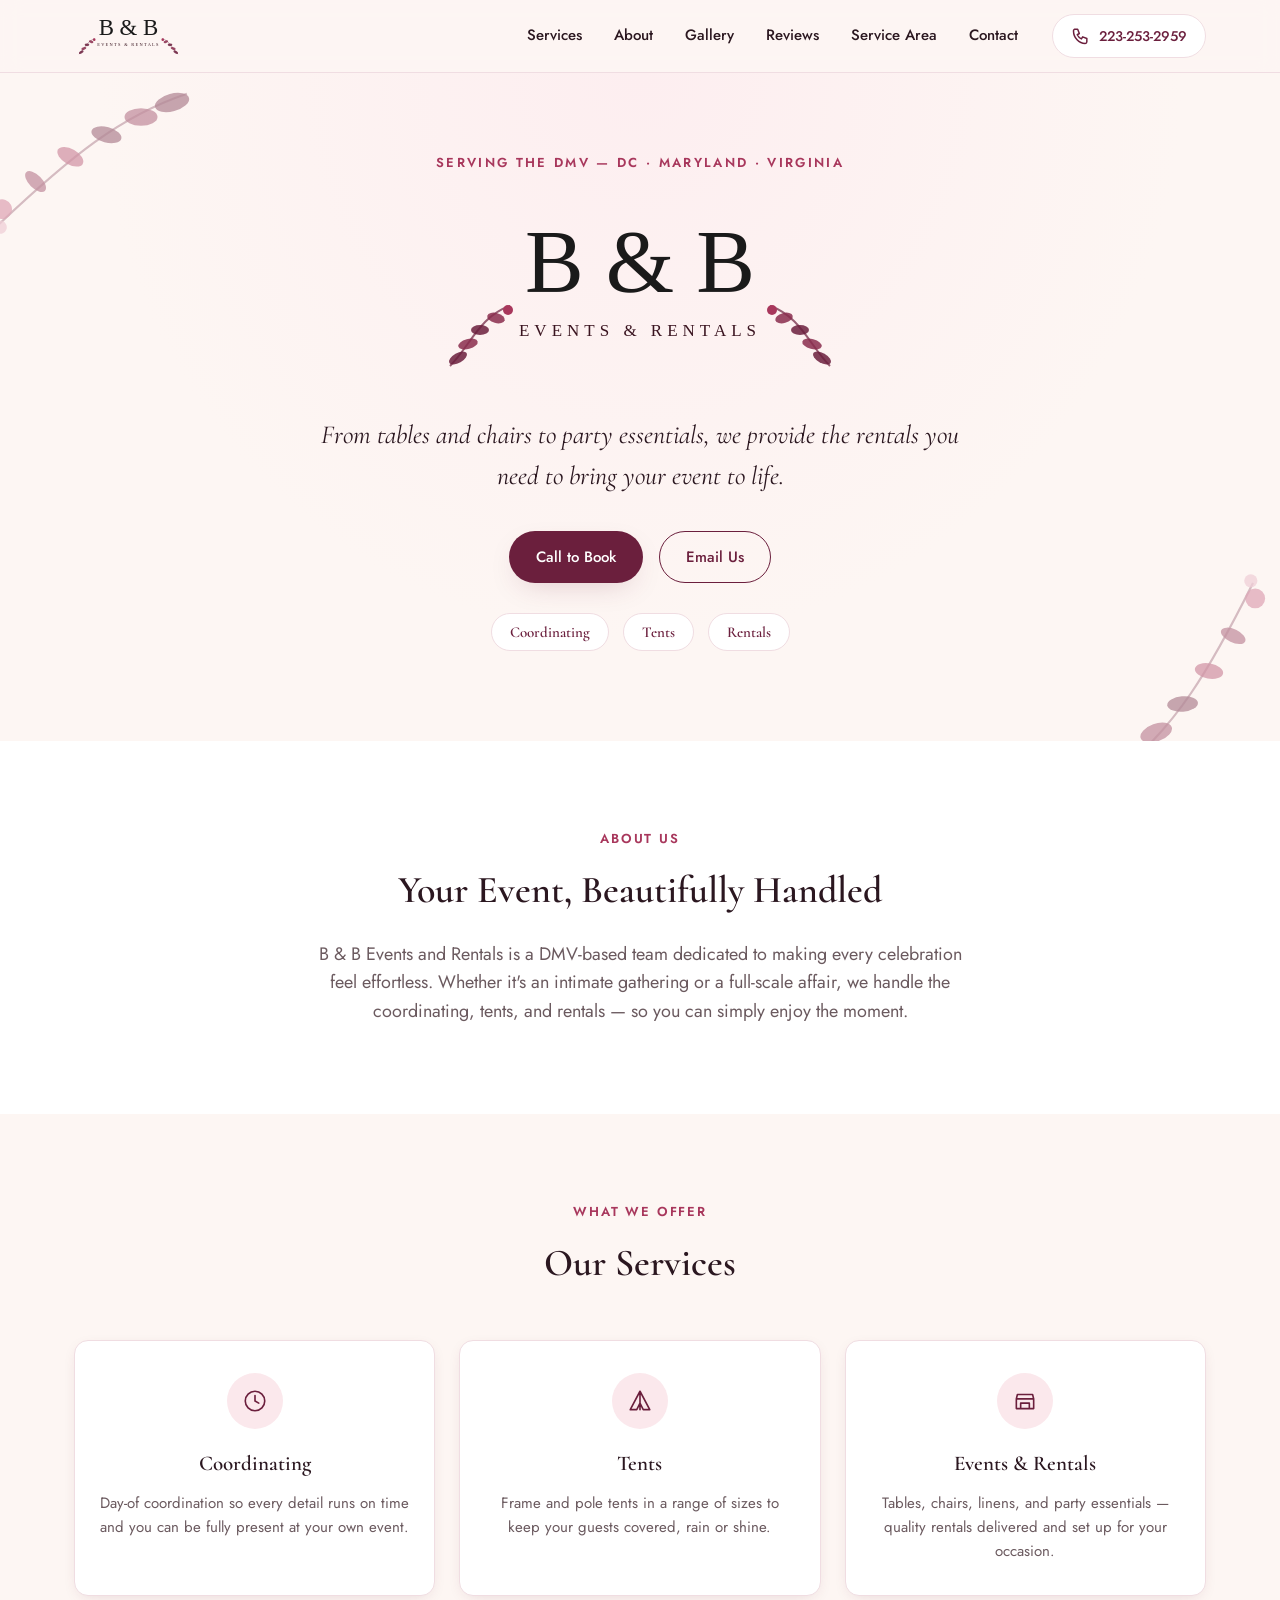
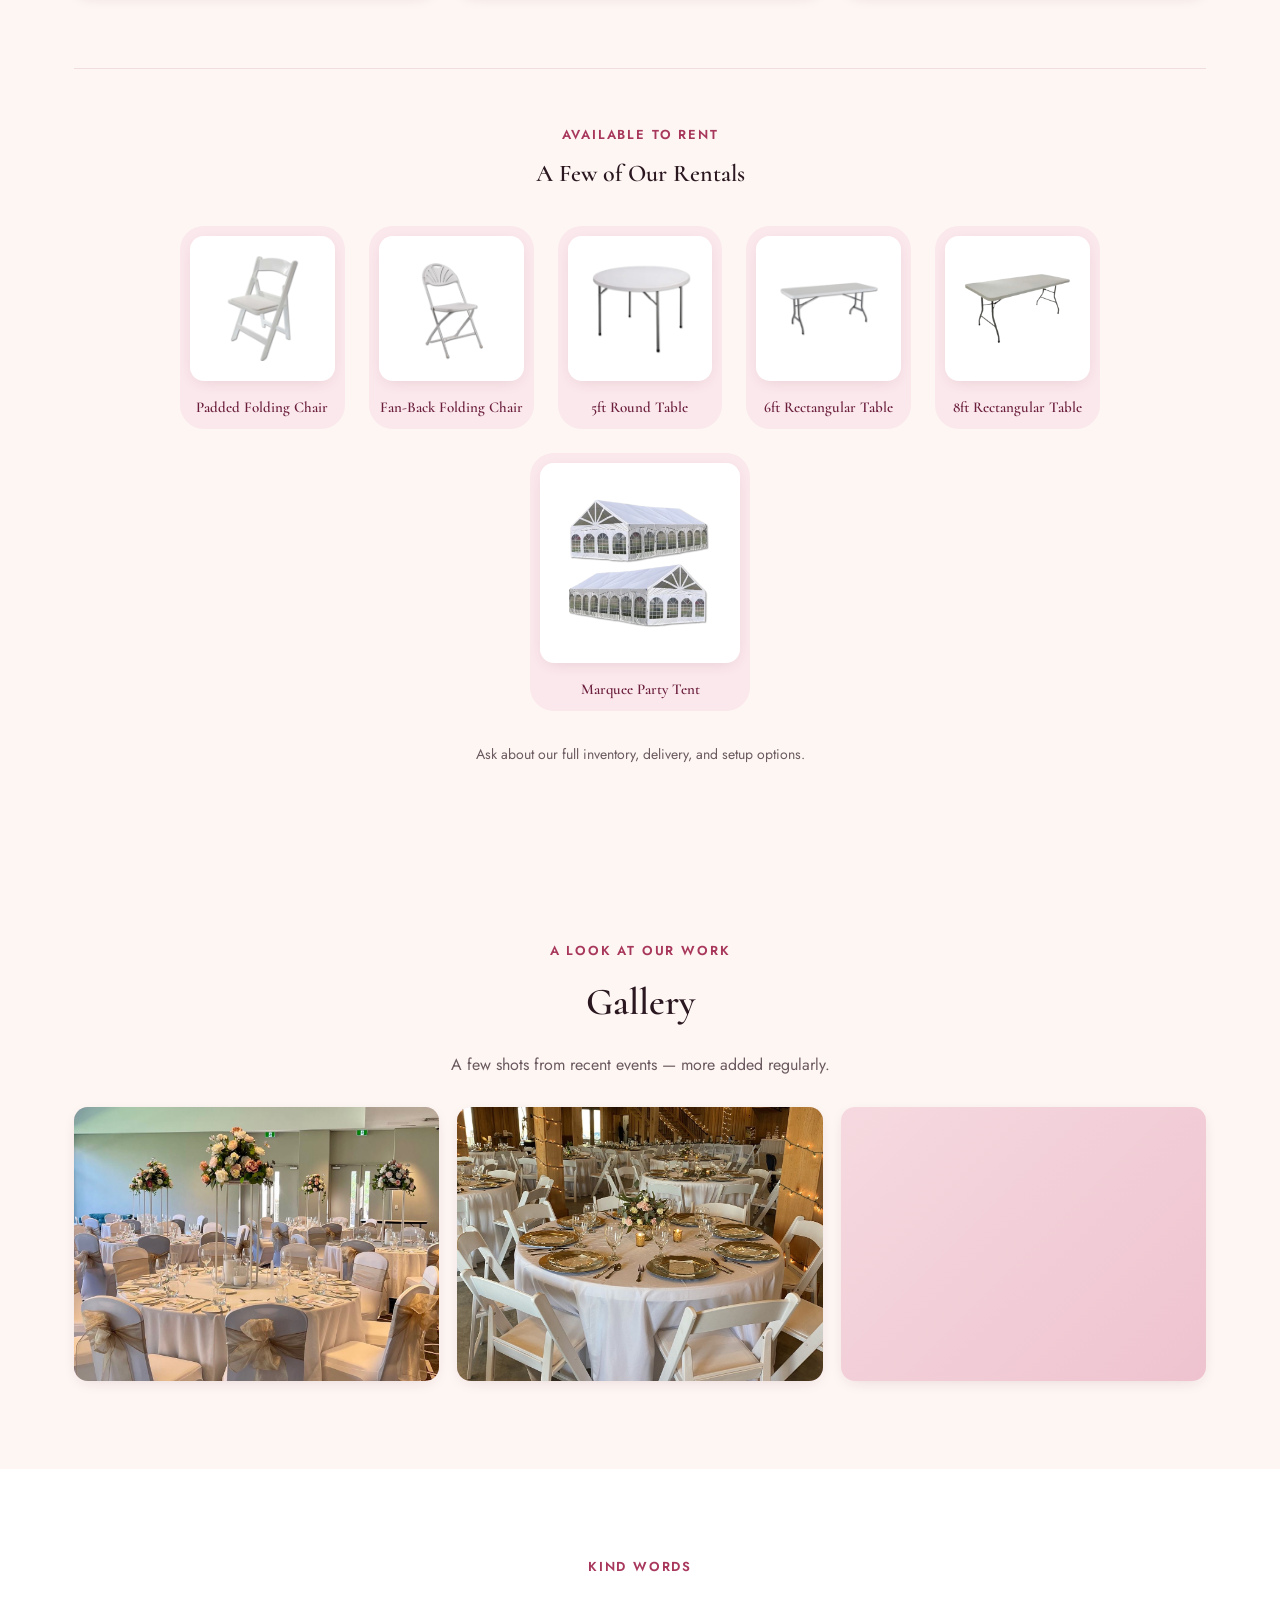
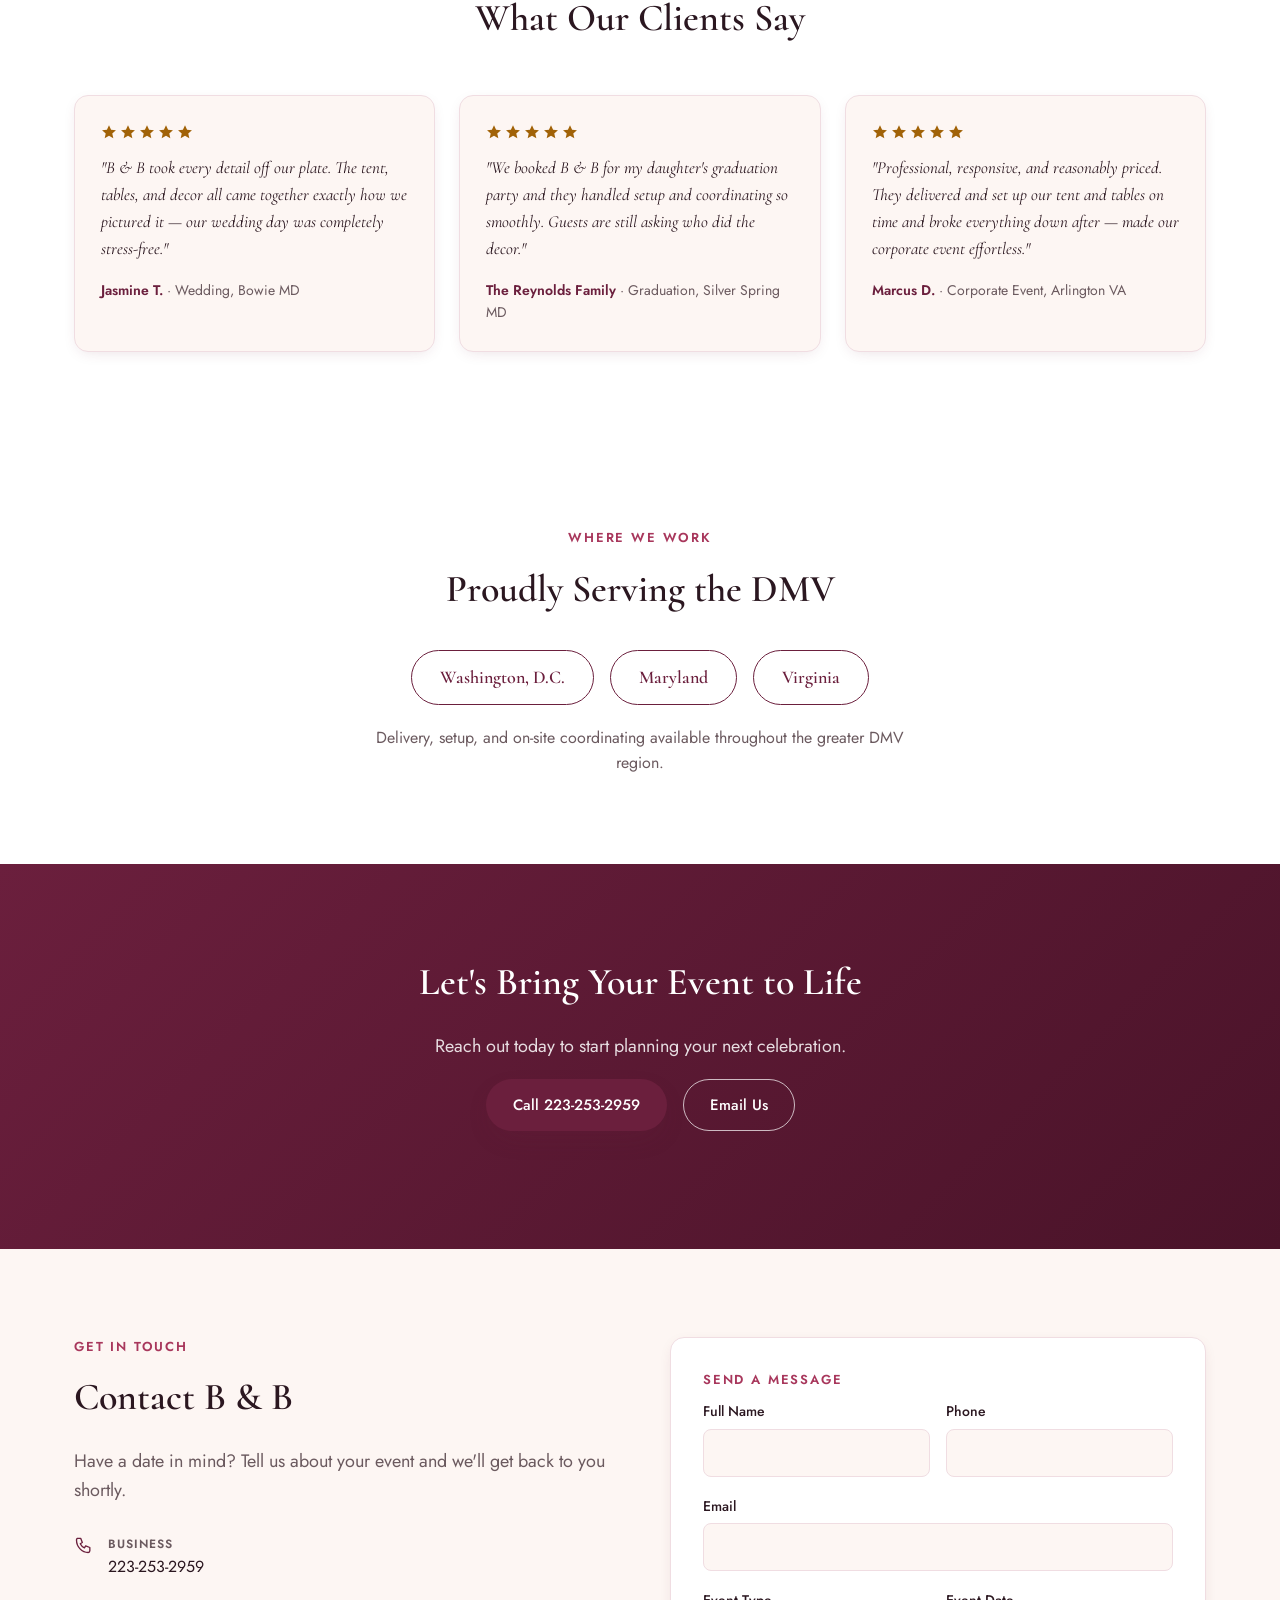
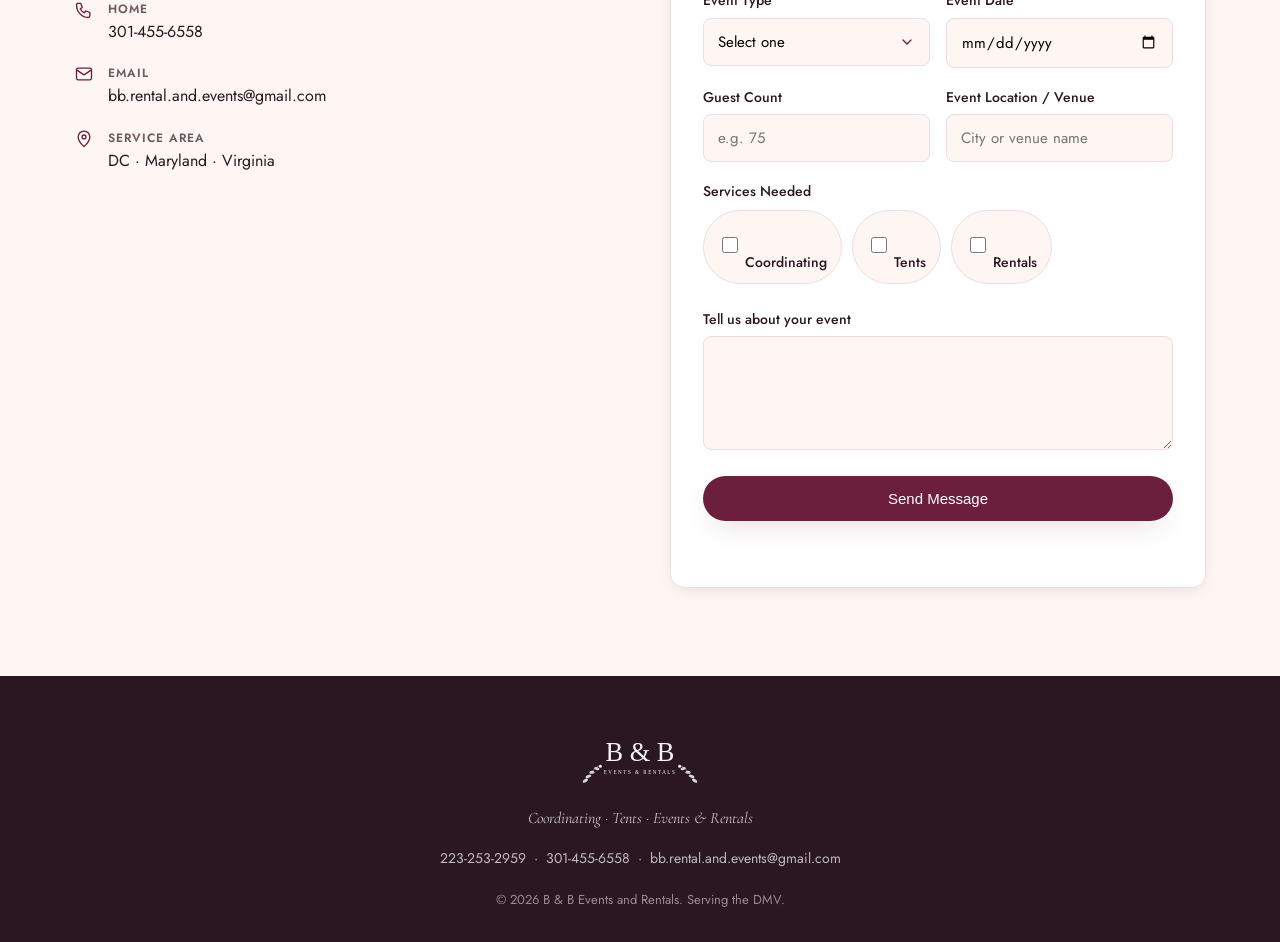
<file: index.html>
<!DOCTYPE html>
<html lang="en">
<head>
<meta charset="UTF-8">
<meta name="viewport" content="width=device-width, initial-scale=1">
<title>B &amp; B Events and Rentals | DMV Event Coordinating, Tent &amp; Party Rentals</title>
<meta name="description" content="B &amp; B Events and Rentals — event coordinating, tent, table &amp; chair rentals serving Washington DC, Maryland &amp; Virginia (the DMV). From tents to party essentials, we bring your event to life. Call 223-253-2959.">
<meta name="keywords" content="party rentals DC Maryland Virginia, tent rentals DMV, event coordinating, table and chair rentals, wedding rentals DMV, party rental company">
<meta name="robots" content="index, follow">
<meta name="author" content="B & B Events and Rentals">
<meta name="theme-color" content="#6b1f3d">
<link rel="canonical" href="https://bb-events-rentals.netlify.app/">

<!-- Open Graph -->
<meta property="og:type" content="website">
<meta property="og:site_name" content="B & B Events and Rentals">
<meta property="og:title" content="B & B Events and Rentals | DMV Event Coordinating, Tent & Party Rentals">
<meta property="og:description" content="From tents to tables and chairs, we provide the rentals you need to bring your event to life. Serving DC, Maryland & Virginia.">
<meta property="og:url" content="https://bb-events-rentals.netlify.app/">
<meta property="og:image" content="https://bb-events-rentals.netlify.app/assets/og-image.png">
<meta property="og:image:width" content="1200">
<meta property="og:image:height" content="630">
<meta property="og:image:alt" content="B & B Events and Rentals logo with tagline">
<meta property="og:locale" content="en_US">

<!-- Twitter -->
<meta name="twitter:card" content="summary_large_image">
<meta name="twitter:title" content="B & B Events and Rentals | DMV Event Coordinating, Tent & Party Rentals">
<meta name="twitter:description" content="From tents to tables and chairs, we provide the rentals you need to bring your event to life. Serving DC, Maryland & Virginia.">
<meta name="twitter:image" content="https://bb-events-rentals.netlify.app/assets/og-image.png">

<link rel="icon" href="assets/favicon.svg" type="image/svg+xml">
<link rel="preconnect" href="https://fonts.googleapis.com">
<link rel="preconnect" href="https://fonts.gstatic.com" crossorigin>
<link href="https://fonts.googleapis.com/css2?family=Great+Vibes&family=Cormorant:ital,wght@0,400;0,500;0,600;1,400&family=Jost:wght@300;400;500;600&display=swap" rel="stylesheet">
<link rel="stylesheet" href="styles.css">

<script type="application/ld+json">
{
  "@context": "https://schema.org",
  "@type": "LocalBusiness",
  "name": "B & B Events and Rentals",
  "description": "Event coordinating, tent rentals, and party rental company serving the DMV area.",
  "image": "https://bb-events-rentals.netlify.app/assets/og-image.png",
  "url": "https://bb-events-rentals.netlify.app/",
  "telephone": "+1-223-253-2959",
  "email": "bb.rental.and.events@gmail.com",
  "areaServed": [
    { "@type": "AdministrativeArea", "name": "Washington, D.C." },
    { "@type": "AdministrativeArea", "name": "Maryland" },
    { "@type": "AdministrativeArea", "name": "Virginia" }
  ],
  "sameAs": []
}
</script>
</head>
<body>

<a class="skip-link" href="#main">Skip to content</a>

<header class="site-header" id="siteHeader">
  <div class="wrap header-inner">
    <a href="#top" class="brand" aria-label="B and B Events and Rentals home">
      <img src="assets/logo.svg" alt="B &amp; B Events and Rentals" class="brand-mark">
    </a>

    <nav class="nav" aria-label="Primary">
      <a href="#services">Services</a>
      <a href="#about">About</a>
      <a href="#gallery">Gallery</a>
      <a href="#reviews">Reviews</a>
      <a href="#area">Service Area</a>
      <a href="#contact">Contact</a>
    </nav>

    <a class="btn btn-call header-cta" href="tel:2232532959">
      <svg class="icon" viewBox="0 0 24 24" fill="none" stroke="currentColor" stroke-width="1.8"><path d="M4 4h4l2 5-2.5 1.5a11 11 0 0 0 5 5L14 13l5 2v4a2 2 0 0 1-2 2C9.7 21 3 14.3 3 6a2 2 0 0 1 1-2Z" stroke-linecap="round" stroke-linejoin="round"/></svg>
      <span>223-253-2959</span>
    </a>

    <button class="nav-toggle" id="navToggle" aria-label="Open menu" aria-expanded="false" aria-controls="mobileNav">
      <svg viewBox="0 0 24 24" fill="none" stroke="currentColor" stroke-width="1.8"><path d="M3 6h18M3 12h18M3 18h18" stroke-linecap="round"/></svg>
    </button>
  </div>

  <nav class="mobile-nav" id="mobileNav" aria-label="Mobile">
    <a href="#services">Services</a>
    <a href="#about">About</a>
    <a href="#gallery">Gallery</a>
    <a href="#reviews">Reviews</a>
    <a href="#area">Service Area</a>
    <a href="#contact">Contact</a>
    <a href="tel:2232532959" class="btn btn-call">Call 223-253-2959</a>
  </nav>
</header>

<main id="main">

  <section class="hero" id="top">
    <div class="hero-florals" aria-hidden="true">
      <svg viewBox="0 0 200 200" class="floral floral-tl"><use href="assets/sprites.svg#spray"/></svg>
      <svg viewBox="0 0 200 200" class="floral floral-br"><use href="assets/sprites.svg#spray"/></svg>
    </div>
    <div class="wrap hero-inner">
      <p class="eyebrow">Serving the DMV — DC · Maryland · Virginia</p>
      <img src="assets/logo.svg" alt="B &amp; B Events and Rentals" class="hero-logo">
      <p class="hero-tagline">From tables and chairs to party essentials, we provide the rentals you need to bring your event to life.</p>
      <div class="hero-actions">
        <a href="tel:2232532959" class="btn btn-primary">Call to Book</a>
        <a href="mailto:bb.rental.and.events@gmail.com" class="btn btn-ghost">Email Us</a>
      </div>
      <ul class="hero-tags" aria-label="Our services">
        <li>Coordinating</li>
        <li>Tents</li>
        <li>Rentals</li>
      </ul>
    </div>
  </section>

  <section class="section about" id="about">
    <div class="wrap about-inner">
      <p class="kicker">About Us</p>
      <h2>Your Event, Beautifully Handled</h2>
      <p class="lede">B &amp; B Events and Rentals is a DMV-based team dedicated to making every celebration feel effortless. Whether it's an intimate gathering or a full-scale affair, we handle the coordinating, tents, and rentals — so you can simply enjoy the moment.</p>
    </div>
  </section>

  <section class="section services" id="services">
    <div class="wrap">
      <p class="kicker center">What We Offer</p>
      <h2 class="center">Our Services</h2>
      <div class="service-grid">

        <article class="service-card">
          <span class="service-icon" aria-hidden="true">
            <svg viewBox="0 0 24 24" fill="none" stroke="currentColor" stroke-width="1.5"><circle cx="12" cy="12" r="9"/><path d="M12 7v5l3.5 2" stroke-linecap="round" stroke-linejoin="round"/></svg>
          </span>
          <h3>Coordinating</h3>
          <p>Day-of coordination so every detail runs on time and you can be fully present at your own event.</p>
        </article>

        <article class="service-card">
          <span class="service-icon" aria-hidden="true">
            <svg viewBox="0 0 24 24" fill="none" stroke="currentColor" stroke-width="1.5"><path d="M12 3 3 20h6l3-6 3 6h6L12 3Z M12 3v17" stroke-linecap="round" stroke-linejoin="round"/></svg>
          </span>
          <h3>Tents</h3>
          <p>Frame and pole tents in a range of sizes to keep your guests covered, rain or shine.</p>
        </article>

        <article class="service-card">
          <span class="service-icon" aria-hidden="true">
            <svg viewBox="0 0 24 24" fill="none" stroke="currentColor" stroke-width="1.5"><path d="M4 10h16M4 10l1-4h14l1 4M4 10v9h16v-9M8 19v-5h8v5" stroke-linecap="round" stroke-linejoin="round"/></svg>
          </span>
          <h3>Events &amp; Rentals</h3>
          <p>Tables, chairs, linens, and party essentials — quality rentals delivered and set up for your occasion.</p>
        </article>

      </div>

      <div class="rentals-preview">
        <p class="kicker center">Available To Rent</p>
        <h3 class="center rentals-heading">A Few of Our Rentals</h3>
        <div class="rental-grid">
          <div class="rental-card">
            <div class="rental-card-inner">
              <img src="assets/gallery/chair-padded.png" alt="White padded folding chair available for rental" loading="lazy">
            </div>
            <p class="rental-label">Padded Folding Chair</p>
          </div>
          <div class="rental-card">
            <div class="rental-card-inner">
              <img src="assets/gallery/chair-fanback.png" alt="White fan-back folding chair available for rental" loading="lazy">
            </div>
            <p class="rental-label">Fan-Back Folding Chair</p>
          </div>
          <div class="rental-card">
            <div class="rental-card-inner">
              <img src="assets/gallery/table-round-5ft.png" alt="5 foot round folding table available for rental" loading="lazy">
            </div>
            <p class="rental-label">5ft Round Table</p>
          </div>
          <div class="rental-card">
            <div class="rental-card-inner">
              <img src="assets/gallery/table-rect-6ft.png" alt="6 foot rectangular folding table available for rental" loading="lazy">
            </div>
            <p class="rental-label">6ft Rectangular Table</p>
          </div>
          <div class="rental-card">
            <div class="rental-card-inner">
              <img src="assets/gallery/table-rect-8ft.png" alt="8 foot rectangular folding table available for rental" loading="lazy">
            </div>
            <p class="rental-label">8ft Rectangular Table</p>
          </div>
          <div class="rental-card rental-card-feature">
            <div class="rental-card-inner">
              <img src="assets/gallery/tent-marquee.png" alt="Large marquee party tent available for rental" loading="lazy">
            </div>
            <p class="rental-label">Marquee Party Tent</p>
          </div>
        </div>
        <p class="center rentals-note">Ask about our full inventory, delivery, and setup options.</p>
      </div>
    </div>
  </section>

  <section class="section gallery" id="gallery">
    <div class="wrap">
      <p class="kicker center">A Look at Our Work</p>
      <h2 class="center">Gallery</h2>
      <p class="center gallery-note">A few shots from recent events — more added regularly.</p>
      <div class="gallery-grid">
        <div class="gallery-tile">
          <img src="assets/gallery/reception-ballroom.jpg" alt="Elegant ballroom reception with tall floral centerpieces and draped chair sashes" loading="lazy">
        </div>
        <div class="gallery-tile">
          <img src="assets/gallery/reception-barn.jpg" alt="Rustic barn venue reception with string lights and gold place settings" loading="lazy">
        </div>
        <div class="gallery-tile gallery-tile-video">
          <video autoplay muted loop playsinline preload="metadata" aria-label="Event highlight clip">
            <source src="assets/gallery/event-highlight.mp4" type="video/mp4">
          </video>
        </div>
      </div>
    </div>
  </section>

  <!-- Placeholder testimonials — swap in real client quotes before launch -->
  <section class="section reviews" id="reviews">
    <div class="wrap">
      <p class="kicker center">Kind Words</p>
      <h2 class="center">What Our Clients Say</h2>
      <div class="reviews-grid">

        <article class="review-card">
          <div class="stars" aria-hidden="true">
            <svg viewBox="0 0 20 20" fill="currentColor"><path d="M10 1.5l2.6 5.6 6.1.6-4.6 4.1 1.3 6-5.4-3.1-5.4 3.1 1.3-6L1.3 7.7l6.1-.6L10 1.5Z"/></svg>
            <svg viewBox="0 0 20 20" fill="currentColor"><path d="M10 1.5l2.6 5.6 6.1.6-4.6 4.1 1.3 6-5.4-3.1-5.4 3.1 1.3-6L1.3 7.7l6.1-.6L10 1.5Z"/></svg>
            <svg viewBox="0 0 20 20" fill="currentColor"><path d="M10 1.5l2.6 5.6 6.1.6-4.6 4.1 1.3 6-5.4-3.1-5.4 3.1 1.3-6L1.3 7.7l6.1-.6L10 1.5Z"/></svg>
            <svg viewBox="0 0 20 20" fill="currentColor"><path d="M10 1.5l2.6 5.6 6.1.6-4.6 4.1 1.3 6-5.4-3.1-5.4 3.1 1.3-6L1.3 7.7l6.1-.6L10 1.5Z"/></svg>
            <svg viewBox="0 0 20 20" fill="currentColor"><path d="M10 1.5l2.6 5.6 6.1.6-4.6 4.1 1.3 6-5.4-3.1-5.4 3.1 1.3-6L1.3 7.7l6.1-.6L10 1.5Z"/></svg>
          </div>
          <p class="review-quote">"B &amp; B took every detail off our plate. The tent, tables, and decor all came together exactly how we pictured it — our wedding day was completely stress-free."</p>
          <p class="review-author">Jasmine T. <span>· Wedding, Bowie MD</span></p>
        </article>

        <article class="review-card">
          <div class="stars" aria-hidden="true">
            <svg viewBox="0 0 20 20" fill="currentColor"><path d="M10 1.5l2.6 5.6 6.1.6-4.6 4.1 1.3 6-5.4-3.1-5.4 3.1 1.3-6L1.3 7.7l6.1-.6L10 1.5Z"/></svg>
            <svg viewBox="0 0 20 20" fill="currentColor"><path d="M10 1.5l2.6 5.6 6.1.6-4.6 4.1 1.3 6-5.4-3.1-5.4 3.1 1.3-6L1.3 7.7l6.1-.6L10 1.5Z"/></svg>
            <svg viewBox="0 0 20 20" fill="currentColor"><path d="M10 1.5l2.6 5.6 6.1.6-4.6 4.1 1.3 6-5.4-3.1-5.4 3.1 1.3-6L1.3 7.7l6.1-.6L10 1.5Z"/></svg>
            <svg viewBox="0 0 20 20" fill="currentColor"><path d="M10 1.5l2.6 5.6 6.1.6-4.6 4.1 1.3 6-5.4-3.1-5.4 3.1 1.3-6L1.3 7.7l6.1-.6L10 1.5Z"/></svg>
            <svg viewBox="0 0 20 20" fill="currentColor"><path d="M10 1.5l2.6 5.6 6.1.6-4.6 4.1 1.3 6-5.4-3.1-5.4 3.1 1.3-6L1.3 7.7l6.1-.6L10 1.5Z"/></svg>
          </div>
          <p class="review-quote">"We booked B &amp; B for my daughter's graduation party and they handled setup and coordinating so smoothly. Guests are still asking who did the decor."</p>
          <p class="review-author">The Reynolds Family <span>· Graduation, Silver Spring MD</span></p>
        </article>

        <article class="review-card">
          <div class="stars" aria-hidden="true">
            <svg viewBox="0 0 20 20" fill="currentColor"><path d="M10 1.5l2.6 5.6 6.1.6-4.6 4.1 1.3 6-5.4-3.1-5.4 3.1 1.3-6L1.3 7.7l6.1-.6L10 1.5Z"/></svg>
            <svg viewBox="0 0 20 20" fill="currentColor"><path d="M10 1.5l2.6 5.6 6.1.6-4.6 4.1 1.3 6-5.4-3.1-5.4 3.1 1.3-6L1.3 7.7l6.1-.6L10 1.5Z"/></svg>
            <svg viewBox="0 0 20 20" fill="currentColor"><path d="M10 1.5l2.6 5.6 6.1.6-4.6 4.1 1.3 6-5.4-3.1-5.4 3.1 1.3-6L1.3 7.7l6.1-.6L10 1.5Z"/></svg>
            <svg viewBox="0 0 20 20" fill="currentColor"><path d="M10 1.5l2.6 5.6 6.1.6-4.6 4.1 1.3 6-5.4-3.1-5.4 3.1 1.3-6L1.3 7.7l6.1-.6L10 1.5Z"/></svg>
            <svg viewBox="0 0 20 20" fill="currentColor"><path d="M10 1.5l2.6 5.6 6.1.6-4.6 4.1 1.3 6-5.4-3.1-5.4 3.1 1.3-6L1.3 7.7l6.1-.6L10 1.5Z"/></svg>
          </div>
          <p class="review-quote">"Professional, responsive, and reasonably priced. They delivered and set up our tent and tables on time and broke everything down after — made our corporate event effortless."</p>
          <p class="review-author">Marcus D. <span>· Corporate Event, Arlington VA</span></p>
        </article>

      </div>
    </div>
  </section>

  <section class="section area" id="area">
    <div class="wrap area-inner">
      <p class="kicker center">Where We Work</p>
      <h2 class="center">Proudly Serving the DMV</h2>
      <div class="area-badges">
        <span class="area-badge">Washington, D.C.</span>
        <span class="area-badge">Maryland</span>
        <span class="area-badge">Virginia</span>
      </div>
      <p class="center area-note">Delivery, setup, and on-site coordinating available throughout the greater DMV region.</p>
    </div>
  </section>

  <section class="section cta-band">
    <div class="wrap cta-inner">
      <h2>Let's Bring Your Event to Life</h2>
      <p>Reach out today to start planning your next celebration.</p>
      <div class="hero-actions">
        <a href="tel:2232532959" class="btn btn-primary">Call 223-253-2959</a>
        <a href="mailto:bb.rental.and.events@gmail.com" class="btn btn-ghost light">Email Us</a>
      </div>
    </div>
  </section>

  <section class="section contact" id="contact">
    <div class="wrap contact-grid">
      <div class="contact-info">
        <p class="kicker">Get In Touch</p>
        <h2>Contact B &amp; B</h2>
        <p class="lede">Have a date in mind? Tell us about your event and we'll get back to you shortly.</p>

        <ul class="contact-list">
          <li>
            <svg class="icon" viewBox="0 0 24 24" fill="none" stroke="currentColor" stroke-width="1.6"><path d="M4 4h4l2 5-2.5 1.5a11 11 0 0 0 5 5L14 13l5 2v4a2 2 0 0 1-2 2C9.7 21 3 14.3 3 6a2 2 0 0 1 1-2Z" stroke-linecap="round" stroke-linejoin="round"/></svg>
            <div>
              <span class="label">Business</span>
              <a href="tel:2232532959">223-253-2959</a>
            </div>
          </li>
          <li>
            <svg class="icon" viewBox="0 0 24 24" fill="none" stroke="currentColor" stroke-width="1.6"><path d="M4 4h4l2 5-2.5 1.5a11 11 0 0 0 5 5L14 13l5 2v4a2 2 0 0 1-2 2C9.7 21 3 14.3 3 6a2 2 0 0 1 1-2Z" stroke-linecap="round" stroke-linejoin="round"/></svg>
            <div>
              <span class="label">Home</span>
              <a href="tel:3014556558">301-455-6558</a>
            </div>
          </li>
          <li>
            <svg class="icon" viewBox="0 0 24 24" fill="none" stroke="currentColor" stroke-width="1.6"><rect x="3" y="5" width="18" height="14" rx="2"/><path d="m3 7 9 6 9-6" stroke-linecap="round" stroke-linejoin="round"/></svg>
            <div>
              <span class="label">Email</span>
              <a href="mailto:bb.rental.and.events@gmail.com">bb.rental.and.events@gmail.com</a>
            </div>
          </li>
          <li>
            <svg class="icon" viewBox="0 0 24 24" fill="none" stroke="currentColor" stroke-width="1.6"><path d="M12 21s7-6.2 7-11.5A7 7 0 0 0 5 9.5C5 14.8 12 21 12 21Z"/><circle cx="12" cy="9.5" r="2.3"/></svg>
            <div>
              <span class="label">Service Area</span>
              <span>DC · Maryland · Virginia</span>
            </div>
          </li>
        </ul>
      </div>

      <form class="contact-form" id="contactForm" novalidate>
        <p class="kicker">Send a Message</p>
        <div class="field-row">
          <div class="field">
            <label for="name">Full Name</label>
            <input type="text" id="name" name="name" required autocomplete="name">
          </div>
          <div class="field">
            <label for="phone">Phone</label>
            <input type="tel" id="phone" name="phone" autocomplete="tel">
          </div>
        </div>
        <div class="field">
          <label for="email">Email</label>
          <input type="email" id="email" name="email" required autocomplete="email">
        </div>
        <div class="field-row">
          <div class="field">
            <label for="eventType">Event Type</label>
            <select id="eventType" name="eventType">
              <option value="">Select one</option>
              <option>Wedding</option>
              <option>Birthday</option>
              <option>Baby Shower</option>
              <option>Graduation</option>
              <option>Corporate Event</option>
              <option>Repast / Memorial</option>
              <option>Other</option>
            </select>
          </div>
          <div class="field">
            <label for="eventDate">Event Date</label>
            <input type="date" id="eventDate" name="eventDate">
          </div>
        </div>
        <div class="field-row">
          <div class="field">
            <label for="guestCount">Guest Count</label>
            <input type="number" id="guestCount" name="guestCount" min="1" inputmode="numeric" placeholder="e.g. 75">
          </div>
          <div class="field">
            <label for="location">Event Location / Venue</label>
            <input type="text" id="location" name="location" placeholder="City or venue name">
          </div>
        </div>
        <fieldset class="field services-field">
          <legend>Services Needed</legend>
          <div class="checkbox-grid">
            <label class="checkbox-option"><input type="checkbox" name="services" value="Coordinating"> Coordinating</label>
            <label class="checkbox-option"><input type="checkbox" name="services" value="Tents"> Tents</label>
            <label class="checkbox-option"><input type="checkbox" name="services" value="Rentals"> Rentals</label>
          </div>
        </fieldset>
        <div class="field">
          <label for="message">Tell us about your event</label>
          <textarea id="message" name="message" rows="4" required></textarea>
        </div>
        <button type="submit" class="btn btn-primary full">Send Message</button>
        <p class="form-note" id="formNote" role="status" aria-live="polite"></p>
      </form>
    </div>
  </section>

</main>

<footer class="site-footer">
  <div class="wrap footer-inner">
    <img src="assets/logo.svg" alt="B &amp; B Events and Rentals" class="footer-logo">
    <p class="footer-tagline">Coordinating · Tents · Events &amp; Rentals</p>
    <p class="footer-contact">223-253-2959 &nbsp;·&nbsp; 301-455-6558 &nbsp;·&nbsp; bb.rental.and.events@gmail.com</p>
    <p class="footer-copy">&copy; <span id="year"></span> B &amp; B Events and Rentals. Serving the DMV.</p>
  </div>
</footer>

<script src="script.js"></script>
</body>
</html>
</file>
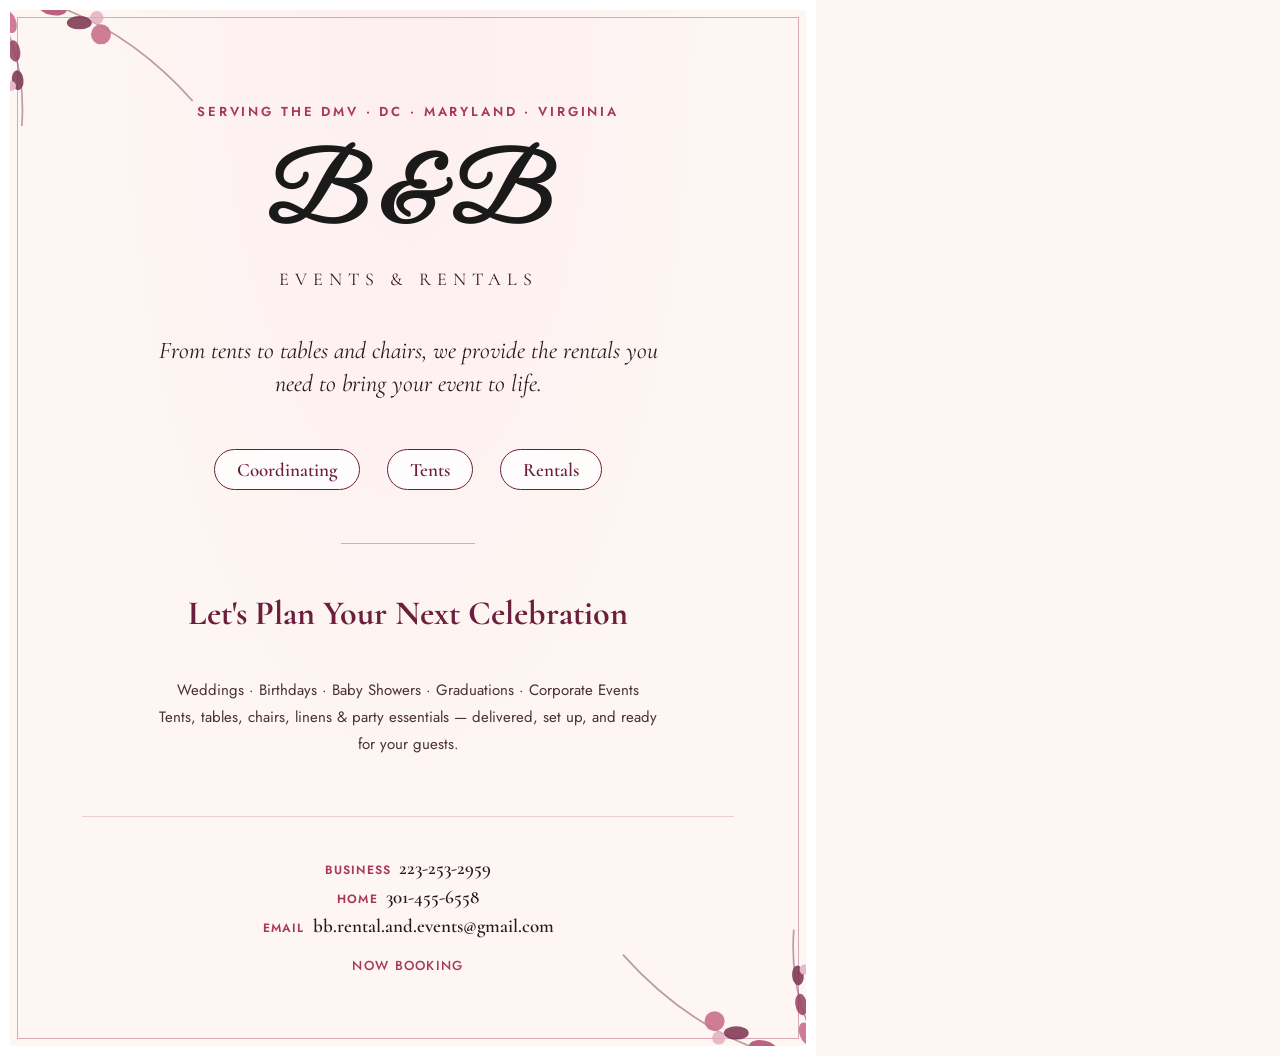
<file: flyer.html>
<!DOCTYPE html>
<html lang="en">
<head>
<meta charset="UTF-8">
<title>B &amp; B Events and Rentals — Flyer</title>
<link rel="preconnect" href="https://fonts.googleapis.com">
<link rel="preconnect" href="https://fonts.gstatic.com" crossorigin>
<link href="https://fonts.googleapis.com/css2?family=Great+Vibes&family=Cormorant:ital,wght@0,400;0,500;0,600;0,700;1,400&family=Jost:wght@300;400;500;600&display=swap" rel="stylesheet">
<style>
  @page { size: 8.5in 11in; margin: 0; }
  * { box-sizing: border-box; }
  html, body {
    margin: 0; padding: 0;
    width: 8.5in; height: 11in;
    font-family: 'Jost', sans-serif;
    color: #2b1720;
    background: #fdf6f3;
  }
  .page {
    position: relative;
    width: 8.5in;
    height: 11in;
    overflow: hidden;
    background:
      radial-gradient(ellipse at top, #fdeef0 0%, #fdf6f3 55%);
    border: 10px solid #ffffff;
    outline: 1.5px solid #d9a9b8;
    outline-offset: -18px;
  }

  .corner { position: absolute; width: 2.6in; height: 2.6in; opacity: 0.85; }
  .corner-tl { top: -0.35in; left: -0.35in; }
  .corner-br { bottom: -0.35in; right: -0.35in; transform: rotate(180deg); }

  .content {
    position: relative;
    z-index: 1;
    height: 100%;
    display: flex;
    flex-direction: column;
    align-items: center;
    justify-content: space-evenly;
    text-align: center;
    padding: 0.7in 0.75in 0.5in;
  }

  .eyebrow {
    font-size: 13px;
    letter-spacing: 0.22em;
    text-transform: uppercase;
    color: #a8375c;
    font-weight: 600;
    margin: 0.15in 0 0.25in;
  }

  .script-logo { font-family: 'Great Vibes', cursive; font-size: 92px; color: #1a1a1a; line-height: 1; margin: 0; }
  .sub-logo { font-family: 'Cormorant', serif; letter-spacing: 6px; font-size: 18px; margin: 0.12in 0 0.35in; color: #3a1420; }

  .tagline {
    font-family: 'Cormorant', serif;
    font-style: italic;
    font-size: 24px;
    max-width: 5.6in;
    color: #2b1720;
    margin: 0 0 0.4in;
    line-height: 1.4;
  }

  .services {
    display: flex;
    gap: 0.28in;
    flex-wrap: wrap;
    justify-content: center;
    margin: 0 0 0.45in;
  }
  .service-pill {
    font-family: 'Cormorant', serif;
    font-weight: 600;
    font-size: 19px;
    color: #6b1f3d;
    padding: 8px 22px;
    border: 1.5px solid #6b1f3d;
    border-radius: 999px;
    background: #ffffffcc;
  }

  .divider {
    width: 1.4in;
    height: 1px;
    background: #d9a9b8;
    margin: 0 0 0.4in;
  }

  .headline {
    font-family: 'Cormorant', serif;
    font-weight: 700;
    font-size: 34px;
    margin: 0 0 0.35in;
    color: #6b1f3d;
  }

  .details {
    font-size: 15px;
    line-height: 1.8;
    color: #4a3037;
    max-width: 5.2in;
    margin: 0 0 0.5in;
  }

  .contact-block {
    width: 100%;
    padding-top: 0.35in;
    border-top: 1px solid #ecd0d7;
  }
  .contact-row {
    font-family: 'Cormorant', serif;
    font-size: 19px;
    font-weight: 600;
    color: #2b1720;
    margin: 0.06in 0;
  }
  .contact-row .k { color: #a8375c; text-transform: uppercase; font-size: 12px; letter-spacing: 0.1em; font-weight: 600; margin-right: 8px; font-family: 'Jost', sans-serif; }

  .service-area {
    font-family: 'Jost', sans-serif;
    font-size: 13px;
    letter-spacing: 0.1em;
    text-transform: uppercase;
    color: #a8375c;
    margin-top: 0.2in;
    font-weight: 500;
  }
</style>
</head>
<body>
  <div class="page">
    <img class="corner corner-tl" src="assets/flyer-corner.svg" alt="">
    <img class="corner corner-br" src="assets/flyer-corner.svg" alt="">

    <div class="content">
      <p class="eyebrow">Serving the DMV &middot; DC &middot; Maryland &middot; Virginia</p>
      <h1 class="script-logo">B &amp; B</h1>
      <p class="sub-logo">EVENTS &amp; RENTALS</p>

      <p class="tagline">From tents to tables and chairs, we provide the rentals you need to bring your event to life.</p>

      <div class="services">
        <span class="service-pill">Coordinating</span>
        <span class="service-pill">Tents</span>
        <span class="service-pill">Rentals</span>
      </div>

      <div class="divider"></div>

      <h2 class="headline">Let's Plan Your Next Celebration</h2>
      <p class="details">Weddings &middot; Birthdays &middot; Baby Showers &middot; Graduations &middot; Corporate Events<br>
      Tents, tables, chairs, linens &amp; party essentials — delivered, set up, and ready for your guests.</p>

      <div class="contact-block">
        <p class="contact-row"><span class="k">Business</span>223-253-2959</p>
        <p class="contact-row"><span class="k">Home</span>301-455-6558</p>
        <p class="contact-row"><span class="k">Email</span>bb.rental.and.events@gmail.com</p>
        <p class="service-area">Now Booking</p>
      </div>
    </div>
  </div>
</body>
</html>
</file>
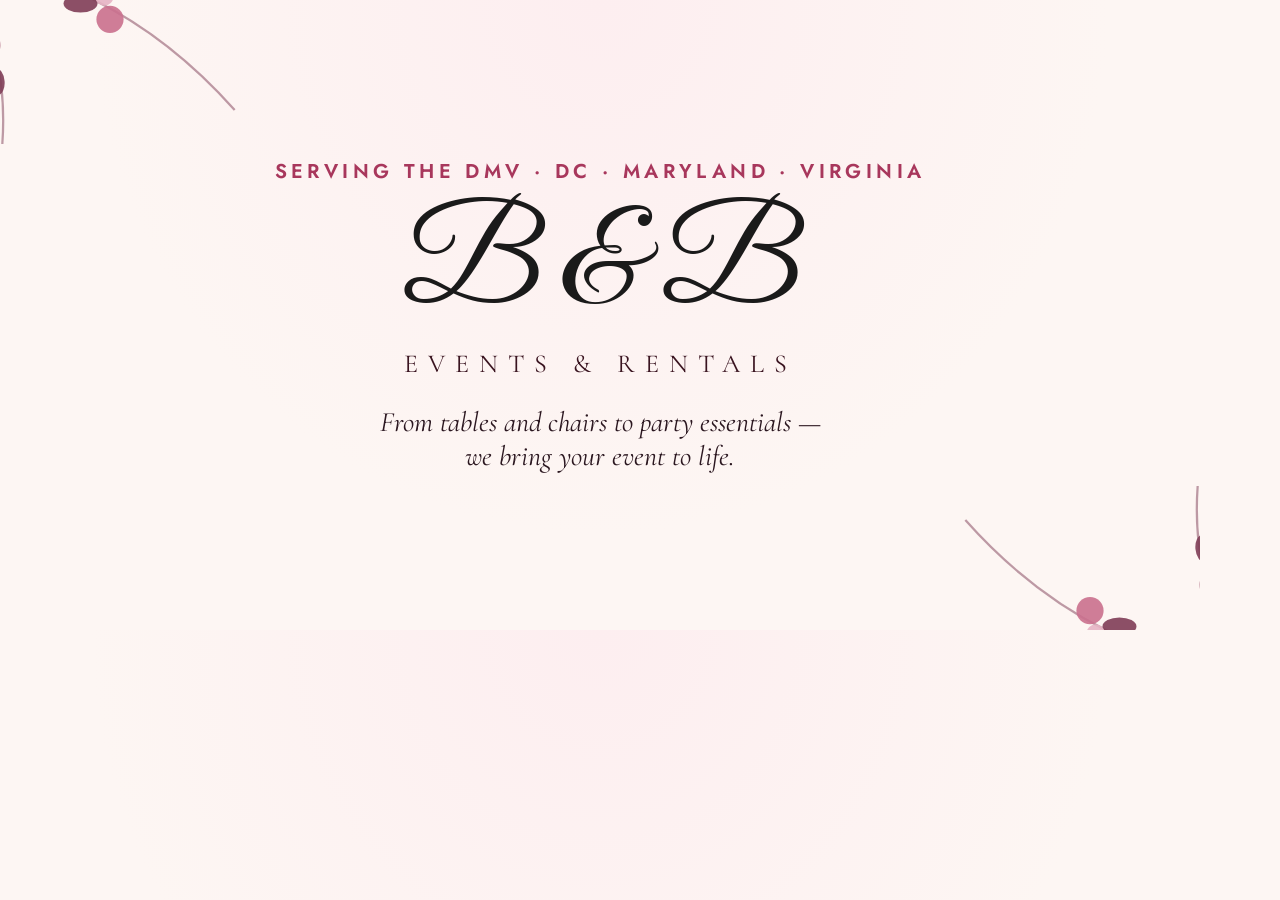
<file: og-image.html>
<!DOCTYPE html>
<html lang="en">
<head>
<meta charset="UTF-8">
<link href="https://fonts.googleapis.com/css2?family=Great+Vibes&family=Cormorant:ital,wght@0,500;0,600;0,700;1,400&family=Jost:wght@400;500;600&display=swap" rel="stylesheet">
<style>
  * { box-sizing: border-box; margin: 0; padding: 0; }
  html, body { width: 1200px; height: 630px; overflow: hidden; }
  body {
    font-family: 'Jost', sans-serif;
    background: radial-gradient(ellipse at top, #fdeef0 0%, #fdf6f3 60%);
    display: flex;
    align-items: center;
    justify-content: center;
    position: relative;
  }
  .corner { position: absolute; width: 340px; height: 340px; opacity: 0.85; }
  .corner-tl { top: -60px; left: -60px; }
  .corner-br { bottom: -60px; right: -60px; transform: rotate(180deg); }
  .content { text-align: center; position: relative; z-index: 1; }
  .eyebrow {
    font-size: 20px;
    letter-spacing: 0.22em;
    text-transform: uppercase;
    color: #a8375c;
    font-weight: 600;
    margin-bottom: 18px;
  }
  .script { font-family: 'Great Vibes', cursive; font-size: 130px; color: #1a1a1a; line-height: 1; }
  .sub { font-family: 'Cormorant', serif; letter-spacing: 10px; font-size: 26px; color: #3a1420; margin: 14px 0 26px; }
  .tagline { font-family: 'Cormorant', serif; font-style: italic; font-size: 28px; color: #2b1720; max-width: 780px; margin: 0 auto; }
</style>
</head>
<body>
  <img class="corner corner-tl" src="assets/flyer-corner.svg" alt="">
  <img class="corner corner-br" src="assets/flyer-corner.svg" alt="">
  <div class="content">
    <p class="eyebrow">Serving the DMV &middot; DC &middot; Maryland &middot; Virginia</p>
    <div class="script">B &amp; B</div>
    <p class="sub">EVENTS &amp; RENTALS</p>
    <p class="tagline">From tables and chairs to party essentials —<br>we bring your event to life.</p>
  </div>
</body>
</html>
</file>
<file: styles.css>
:root {
  --color-primary: #6b1f3d;
  --color-primary-light: #8a2d4e;
  --color-accent: #a8375c;
  --color-gold: #a16207;
  --color-background: #fdf6f3;
  --color-surface: #ffffff;
  --color-foreground: #2b1720;
  --color-muted-fg: #6b5a5f;
  --color-border: #f0dde2;
  --font-script: 'Great Vibes', cursive;
  --font-serif: 'Cormorant', serif;
  --font-sans: 'Jost', sans-serif;
  --radius: 14px;
  --shadow-soft: 0 10px 30px -12px rgba(107, 31, 61, 0.25);
  --shadow-card: 0 4px 16px -6px rgba(107, 31, 61, 0.18);
  --ease: cubic-bezier(0.22, 1, 0.36, 1);
}

* { box-sizing: border-box; }
html { scroll-behavior: smooth; }

@media (prefers-reduced-motion: reduce) {
  html { scroll-behavior: auto; }
  * { animation-duration: 0.01ms !important; transition-duration: 0.01ms !important; }
}

body {
  margin: 0;
  font-family: var(--font-sans);
  font-size: 16px;
  line-height: 1.6;
  color: var(--color-foreground);
  background: var(--color-background);
}

h1, h2, h3 { font-family: var(--font-serif); font-weight: 600; margin: 0 0 0.5em; }
p { margin: 0 0 1em; }
a { color: inherit; text-decoration: none; }
img { max-width: 100%; display: block; }

.skip-link {
  position: absolute;
  left: -999px;
  top: 0;
  background: var(--color-primary);
  color: #fff;
  padding: 10px 16px;
  z-index: 1000;
  border-radius: 0 0 8px 0;
}
.skip-link:focus { left: 0; }

.wrap {
  max-width: 1180px;
  margin: 0 auto;
  padding: 0 24px;
}

.kicker {
  font-family: var(--font-sans);
  text-transform: uppercase;
  letter-spacing: 0.14em;
  font-size: 13px;
  font-weight: 600;
  color: var(--color-accent);
  margin-bottom: 10px;
}
.kicker.center, h2.center, .gallery-note.center, .area-note.center { text-align: center; }

.lede { font-size: 18px; color: var(--color-muted-fg); max-width: 60ch; }

.icon { width: 20px; height: 20px; flex-shrink: 0; }

/* Buttons */
.btn {
  display: inline-flex;
  align-items: center;
  justify-content: center;
  gap: 8px;
  padding: 13px 26px;
  border-radius: 999px;
  font-weight: 500;
  font-size: 15px;
  cursor: pointer;
  border: 1px solid transparent;
  transition: transform 200ms var(--ease), box-shadow 200ms var(--ease), background 200ms var(--ease), color 200ms var(--ease);
  min-height: 44px;
}
.btn:hover { transform: translateY(-2px); }
.btn:focus-visible { outline: 3px solid var(--color-gold); outline-offset: 2px; }

.btn-primary {
  background: var(--color-primary);
  color: #fff;
  box-shadow: var(--shadow-soft);
}
.btn-primary:hover { background: var(--color-primary-light); }

.btn-ghost {
  background: transparent;
  color: var(--color-primary);
  border-color: var(--color-primary);
}
.btn-ghost:hover { background: rgba(107, 31, 61, 0.06); }
.btn-ghost.light { color: #fff; border-color: rgba(255,255,255,0.7); }
.btn-ghost.light:hover { background: rgba(255,255,255,0.12); }

.btn-call {
  background: var(--color-surface);
  color: var(--color-primary);
  border: 1px solid var(--color-border);
  font-size: 14px;
  padding: 10px 18px;
}
.btn-call:hover { background: var(--color-background); }

.btn.full { width: 100%; }

/* Header */
.site-header {
  position: sticky;
  top: 0;
  z-index: 100;
  background: rgba(253, 246, 243, 0.9);
  backdrop-filter: blur(10px);
  border-bottom: 1px solid var(--color-border);
}
.header-inner {
  display: flex;
  align-items: center;
  gap: 24px;
  padding-top: 10px;
  padding-bottom: 10px;
}
.brand-mark { height: 52px; width: auto; }
.nav { display: flex; gap: 28px; margin-left: auto; }
.nav a {
  font-size: 15px;
  font-weight: 500;
  color: var(--color-foreground);
  padding: 8px 2px;
  border-bottom: 2px solid transparent;
  transition: border-color 200ms var(--ease), color 200ms var(--ease);
}
.nav a:hover { color: var(--color-primary); border-color: var(--color-primary); }

.header-cta { margin-left: 8px; }

.nav-toggle {
  display: none;
  background: none;
  border: none;
  width: 44px;
  height: 44px;
  align-items: center;
  justify-content: center;
  color: var(--color-primary);
  cursor: pointer;
  margin-left: auto;
}
.nav-toggle svg { width: 26px; height: 26px; }

.mobile-nav {
  display: none;
  flex-direction: column;
  gap: 4px;
  padding: 12px 24px 20px;
  border-top: 1px solid var(--color-border);
}
.mobile-nav a {
  padding: 12px 4px;
  font-size: 16px;
  font-weight: 500;
  border-bottom: 1px solid var(--color-border);
}
.mobile-nav .btn { margin-top: 10px; }
.mobile-nav.open { display: flex; }

/* Hero */
.hero {
  position: relative;
  overflow: hidden;
  padding: 80px 0 90px;
  background: radial-gradient(ellipse at top, #fdeef0 0%, var(--color-background) 60%);
  text-align: center;
}
.hero-florals { position: absolute; inset: 0; pointer-events: none; }
.floral { position: absolute; width: 220px; height: 220px; opacity: 0.5; }
.floral-tl { top: -30px; left: -50px; transform: rotate(200deg); }
.floral-br { bottom: -40px; right: -50px; }

.hero-inner { position: relative; z-index: 1; }
.eyebrow {
  font-size: 13px;
  letter-spacing: 0.18em;
  text-transform: uppercase;
  color: var(--color-accent);
  font-weight: 600;
  margin-bottom: 22px;
}
.hero-logo { max-width: 420px; width: 80%; margin: 0 auto 18px; }
.hero-tagline {
  font-family: var(--font-serif);
  font-style: italic;
  font-size: clamp(19px, 2.4vw, 26px);
  color: var(--color-foreground);
  max-width: 640px;
  margin: 0 auto 34px;
}
.hero-actions { display: flex; gap: 16px; justify-content: center; flex-wrap: wrap; margin-bottom: 30px; }
.hero-tags {
  list-style: none;
  display: flex;
  gap: 14px;
  justify-content: center;
  flex-wrap: wrap;
  padding: 0;
  margin: 0;
}
.hero-tags li {
  font-family: var(--font-serif);
  font-weight: 600;
  font-size: 15px;
  color: var(--color-primary);
  padding: 6px 18px;
  border: 1px solid var(--color-border);
  border-radius: 999px;
  background: var(--color-surface);
}

/* Sections */
.section { padding: 88px 0; }
.section h2 { font-size: clamp(28px, 3.4vw, 38px); }

.about { background: var(--color-surface); }
.about-inner { text-align: center; max-width: 760px; margin: 0 auto; }
.about-inner .lede { margin: 0 auto; }

.service-grid {
  display: grid;
  grid-template-columns: repeat(auto-fit, minmax(200px, 1fr));
  gap: 24px;
  margin-top: 46px;
}
.service-card {
  background: var(--color-surface);
  border: 1px solid var(--color-border);
  border-radius: var(--radius);
  padding: 32px 24px;
  text-align: center;
  box-shadow: var(--shadow-card);
  transition: transform 220ms var(--ease), box-shadow 220ms var(--ease);
}
.service-card:hover { transform: translateY(-4px); box-shadow: var(--shadow-soft); }
.service-icon {
  display: inline-flex;
  align-items: center;
  justify-content: center;
  width: 56px;
  height: 56px;
  border-radius: 50%;
  background: #fbe8ec;
  color: var(--color-primary);
  margin-bottom: 18px;
}
.service-icon svg { width: 26px; height: 26px; }
.service-card h3 { font-size: 21px; }
.service-card p { color: var(--color-muted-fg); font-size: 15px; margin: 0; }

.rentals-preview {
  margin-top: 72px;
  padding-top: 56px;
  border-top: 1px solid var(--color-border);
  text-align: center;
}
.rentals-heading { font-size: 24px; margin: 6px 0 0; }
.rental-grid {
  display: grid;
  grid-template-columns: repeat(auto-fit, minmax(150px, 1fr));
  gap: 24px;
  max-width: 920px;
  margin: 32px auto 0;
}
.rental-card {
  padding: 10px;
  background: #fbe8ec;
  border-radius: calc(var(--radius) + 10px);
  transition: transform 220ms var(--ease), box-shadow 220ms var(--ease);
}
.rental-card:hover { transform: translateY(-4px); }
.rental-card-feature {
  grid-column: 1 / -1;
  max-width: 220px;
  margin: 0 auto;
}
.rental-card-inner {
  aspect-ratio: 1;
  display: flex;
  align-items: center;
  justify-content: center;
  background: var(--color-surface);
  border-radius: var(--radius);
  box-shadow: inset 0 1px 0 rgba(255, 255, 255, 0.6), var(--shadow-card);
  padding: 20px;
}
.rental-card-inner img {
  max-width: 100%;
  max-height: 100%;
  object-fit: contain;
}
.rental-label {
  font-family: var(--font-serif);
  font-weight: 600;
  font-size: 15px;
  color: var(--color-primary);
  margin: 14px 0 0;
}
.rentals-note {
  color: var(--color-muted-fg);
  font-size: 14px;
  margin: 32px 0 0;
}

.gallery { background: var(--color-background); }
.gallery-note { color: var(--color-muted-fg); }
.gallery-grid {
  display: grid;
  grid-template-columns: repeat(3, 1fr);
  gap: 18px;
  margin-top: 30px;
}
.gallery-tile {
  aspect-ratio: 4 / 3;
  border-radius: var(--radius);
  background: linear-gradient(135deg, #f6d9e0, #eec3cf);
  overflow: hidden;
  box-shadow: var(--shadow-card);
}
.gallery-tile img, .gallery-tile video {
  width: 100%;
  height: 100%;
  object-fit: cover;
  display: block;
  transition: transform 400ms var(--ease);
}
.gallery-tile:hover img, .gallery-tile:hover video { transform: scale(1.04); }

.reviews { background: var(--color-surface); }
.reviews-grid {
  display: grid;
  grid-template-columns: repeat(auto-fit, minmax(260px, 1fr));
  gap: 24px;
  margin-top: 46px;
}
.review-card {
  background: var(--color-background);
  border: 1px solid var(--color-border);
  border-radius: var(--radius);
  padding: 28px 26px;
  box-shadow: var(--shadow-card);
}
.stars {
  display: flex;
  gap: 3px;
  color: var(--color-gold);
  margin-bottom: 14px;
}
.stars svg { width: 16px; height: 16px; }
.review-quote {
  font-family: var(--font-serif);
  font-style: italic;
  font-size: 17px;
  line-height: 1.6;
  color: var(--color-foreground);
  margin: 0 0 16px;
}
.review-author {
  font-size: 14px;
  font-weight: 600;
  color: var(--color-primary);
  margin: 0;
}
.review-author span { font-weight: 400; color: var(--color-muted-fg); }

.area { background: var(--color-surface); }
.area-badges { display: flex; gap: 16px; justify-content: center; flex-wrap: wrap; margin: 30px 0 20px; }
.area-badge {
  font-family: var(--font-serif);
  font-weight: 600;
  font-size: 18px;
  padding: 12px 28px;
  border-radius: 999px;
  border: 1px solid var(--color-primary);
  color: var(--color-primary);
}
.area-note { color: var(--color-muted-fg); max-width: 560px; margin: 0 auto; }

.cta-band {
  background: linear-gradient(135deg, var(--color-primary), #4a1329);
  color: #fff;
  text-align: center;
}
.cta-band h2 { color: #fff; }
.cta-band p { color: rgba(255,255,255,0.85); font-size: 18px; }

.contact { background: var(--color-background); }
.contact-grid {
  display: grid;
  grid-template-columns: 1fr 1fr;
  gap: 60px;
  align-items: start;
}
.contact-list { list-style: none; padding: 0; margin: 30px 0 0; display: flex; flex-direction: column; gap: 20px; }
.contact-list li { display: flex; align-items: flex-start; gap: 14px; color: var(--color-primary); }
.contact-list .label { display: block; font-size: 12px; text-transform: uppercase; letter-spacing: 0.08em; color: var(--color-muted-fg); font-weight: 600; }
.contact-list a, .contact-list span:not(.label) { font-size: 16px; color: var(--color-foreground); }
.contact-list a:hover { color: var(--color-primary); text-decoration: underline; }

.contact-form {
  background: var(--color-surface);
  border: 1px solid var(--color-border);
  border-radius: var(--radius);
  padding: 32px;
  box-shadow: var(--shadow-card);
}
.field { margin-bottom: 18px; }
.field label { display: block; font-size: 14px; font-weight: 500; margin-bottom: 6px; }
.field input, .field textarea, .field select {
  width: 100%;
  padding: 12px 14px;
  border: 1px solid var(--color-border);
  border-radius: 8px;
  font-family: var(--font-sans);
  font-size: 15px;
  background: var(--color-background);
  min-height: 44px;
  transition: border-color 200ms var(--ease), box-shadow 200ms var(--ease);
}
.field select { appearance: none; cursor: pointer; background-image: url("data:image/svg+xml,%3Csvg xmlns='http://www.w3.org/2000/svg' viewBox='0 0 24 24' fill='none' stroke='%236b1f3d' stroke-width='2'%3E%3Cpath d='m6 9 6 6 6-6' stroke-linecap='round' stroke-linejoin='round'/%3E%3C/svg%3E"); background-repeat: no-repeat; background-position: right 14px center; background-size: 16px; padding-right: 40px; }
.field textarea { min-height: 100px; resize: vertical; }
.field input:focus, .field textarea:focus, .field select:focus {
  outline: none;
  border-color: var(--color-primary);
  box-shadow: 0 0 0 3px rgba(107, 31, 61, 0.15);
}

.field-row { display: grid; grid-template-columns: 1fr 1fr; gap: 16px; }
.field-row .field { margin-bottom: 18px; }

.services-field { border: none; padding: 0; margin: 0 0 18px; }
.services-field legend { font-size: 14px; font-weight: 500; margin-bottom: 8px; padding: 0; }
.checkbox-grid { display: flex; flex-wrap: wrap; gap: 10px; }
.checkbox-option {
  display: inline-flex;
  align-items: center;
  gap: 8px;
  font-size: 14px;
  padding: 9px 14px;
  border: 1px solid var(--color-border);
  border-radius: 999px;
  background: var(--color-background);
  cursor: pointer;
  transition: border-color 200ms var(--ease), background 200ms var(--ease);
  min-height: 44px;
}
.checkbox-option:has(input:checked) { border-color: var(--color-primary); background: #fbe8ec; color: var(--color-primary); }
.checkbox-option input { width: 16px; height: 16px; accent-color: var(--color-primary); cursor: pointer; }

.form-note { margin: 14px 0 0; font-size: 14px; color: var(--color-primary); min-height: 20px; }

@media (max-width: 500px) {
  .field-row { grid-template-columns: 1fr; }
}

/* Footer */
.site-footer {
  background: #2b1720;
  color: rgba(255,255,255,0.85);
  padding: 56px 0 32px;
  text-align: center;
}
.footer-logo { height: 60px; width: auto; margin: 0 auto 14px; filter: brightness(0) invert(1); opacity: 0.95; }
.footer-tagline { font-family: var(--font-serif); font-style: italic; color: rgba(255,255,255,0.75); }
.footer-contact { font-size: 14px; color: rgba(255,255,255,0.7); }
.footer-copy { font-size: 13px; color: rgba(255,255,255,0.5); margin-top: 20px; margin-bottom: 0; }

/* Responsive */
@media (max-width: 1024px) {
  .service-grid { grid-template-columns: repeat(2, 1fr); }
}

@media (max-width: 860px) {
  .nav, .header-cta { display: none; }
  .nav-toggle { display: inline-flex; }
  .contact-grid { grid-template-columns: 1fr; gap: 40px; }
}

@media (max-width: 640px) {
  .service-grid, .gallery-grid { grid-template-columns: 1fr 1fr; }
  .section { padding: 64px 0; }
  .hero { padding: 60px 0 70px; }
  .floral { width: 140px; height: 140px; }
}

@media (max-width: 480px) {
  .gallery-grid { grid-template-columns: 1fr; }
}
</file>
